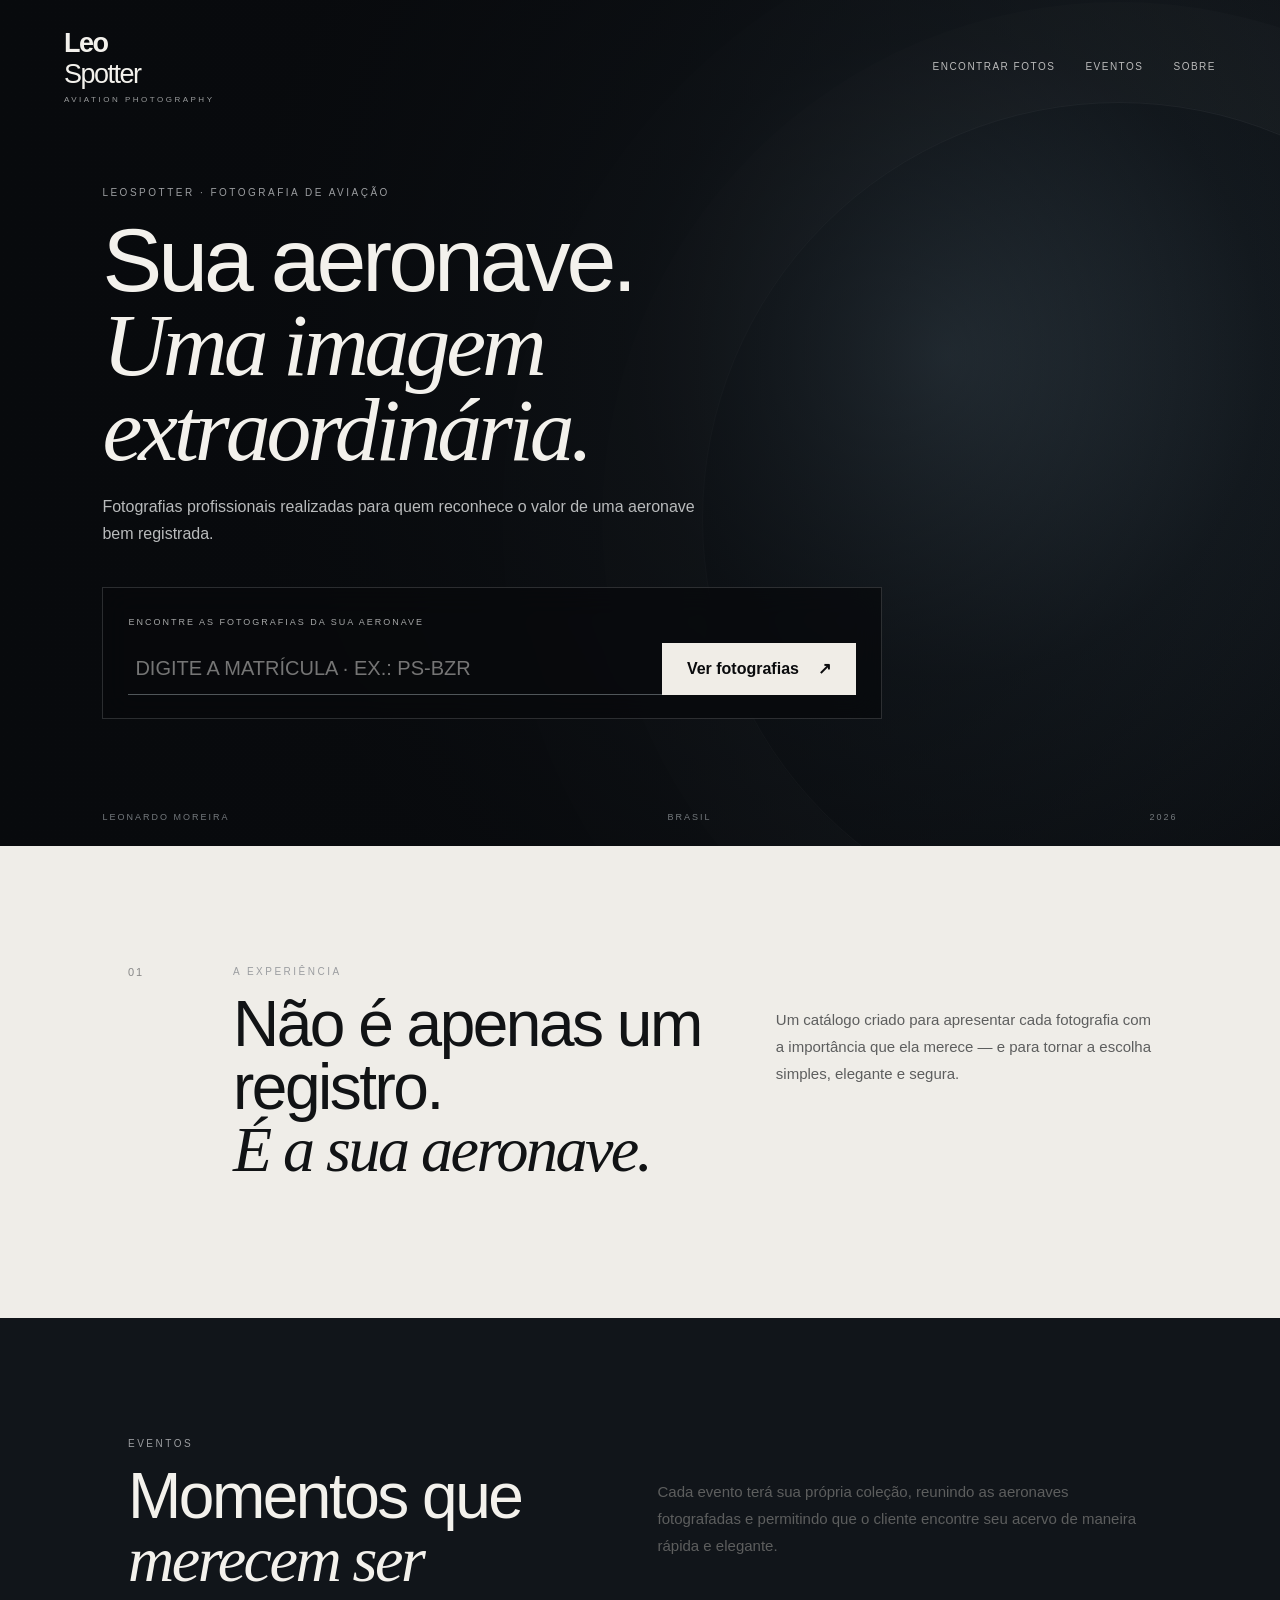
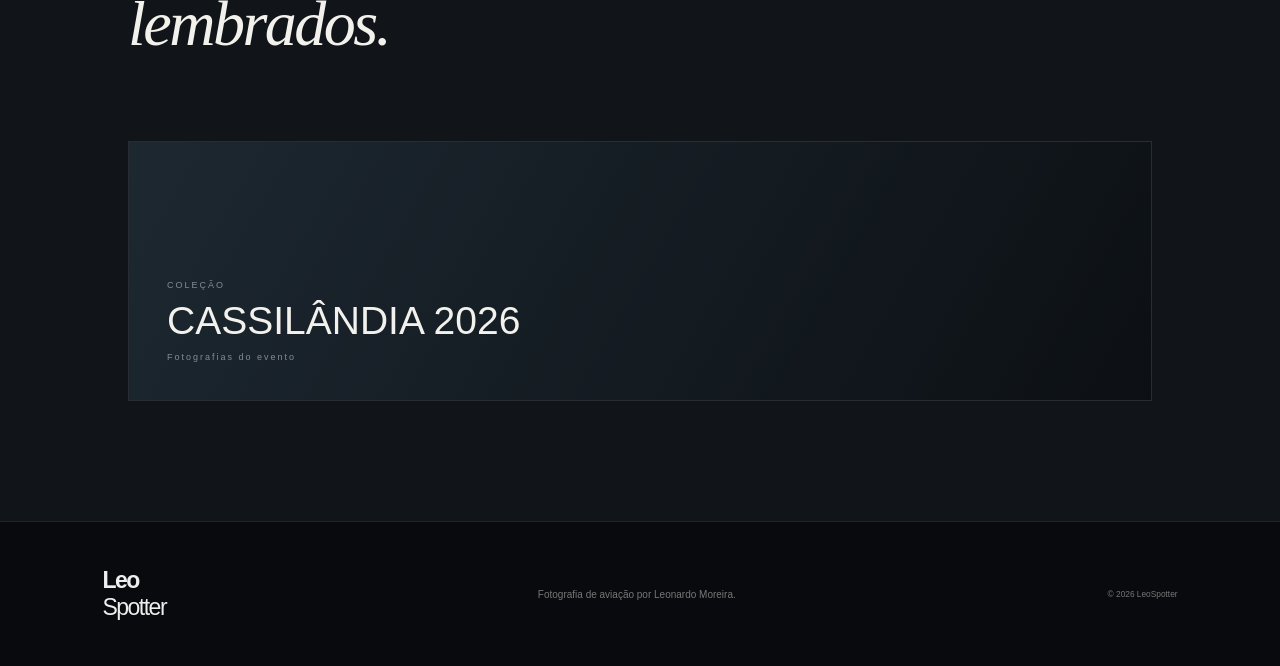
<file: catalogo-v3.html>
<!DOCTYPE html>
<html lang="pt-BR">
<head>
<meta charset="UTF-8">
<meta name="viewport" content="width=device-width, initial-scale=1.0">
<meta name="theme-color" content="#080a0d">
<title>LeoSpotter — Aviation Photography</title>
<link rel="stylesheet" href="catalogo-v3.css">
</head>
<body>
<header class="header">
  <a href="#topo" class="logo">Leo<span>Spotter</span><small>AVIATION PHOTOGRAPHY</small></a>
  <nav><a href="#buscar">Encontrar fotos</a><a href="#eventos">Eventos</a><a href="#sobre">Sobre</a></nav>
</header>

<main id="topo">
<section class="hero" id="buscar">
  <div class="hero-overlay"></div>
  <div class="hero-content">
    <p class="eyebrow">LEOSPOTTER · FOTOGRAFIA DE AVIAÇÃO</p>
    <h1>Sua aeronave.<br><em>Uma imagem extraordinária.</em></h1>
    <p class="lead">Fotografias profissionais realizadas para quem reconhece o valor de uma aeronave bem registrada.</p>
    <div class="search-box">
      <label for="matricula">ENCONTRE AS FOTOGRAFIAS DA SUA AERONAVE</label>
      <div class="search-line">
        <input id="matricula" type="text" placeholder="Digite a matrícula · ex.: PS-BZR" maxlength="10" autocomplete="off" spellcheck="false">
        <button id="btnPesquisar" type="button">Ver fotografias <span>↗</span></button>
      </div>
    </div>
  </div>
  <div class="hero-footer"><span>LEONARDO MOREIRA</span><span>BRASIL</span><span>2026</span></div>
</section>

<section class="intro" id="sobre">
  <span class="number">01</span>
  <div><p class="eyebrow">A EXPERIÊNCIA</p><h2>Não é apenas um registro.<br><em>É a sua aeronave.</em></h2></div>
  <p>Um catálogo criado para apresentar cada fotografia com a importância que ela merece — e para tornar a escolha simples, elegante e segura.</p>
</section>

<section class="catalog hidden" id="resultado">
  <div class="result-title">
    <div><p class="eyebrow">ACERVO DA AERONAVE</p><h2 id="resultadoMatricula">—</h2><p id="resultadoModelo">Fotografias disponíveis</p></div>
    <span class="available">● ACERVO DISPONÍVEL</span>
  </div>

  <div class="aircraft-summary">
    <div class="visual-placeholder"><span>LEOSPOTTER</span><strong>✈</strong></div>
    <div class="summary-copy">
      <p class="eyebrow">COLEÇÃO</p>
      <h3 id="tituloColecao">Fotografias da aeronave</h3>
      <p class="summary-text">Selecione suas fotografias favoritas. As imagens exibidas nesta etapa são amostras de visualização.</p>
      <div class="photo-count"><b id="contadorFotos">0</b><span>fotografias disponíveis</span></div>
    </div>
  </div>

  <div class="collection" id="acervo">
    <div class="collection-header"><div><p class="eyebrow">ACERVO EXCLUSIVO</p><h3>Escolha suas fotografias</h3></div><span id="contadorSelecao">0 selecionadas</span></div>
    <div id="semFotos" class="empty"><strong>Este acervo ainda não possui fotografias.</strong><p>As imagens aparecerão aqui quando a coleção for publicada.</p></div>
    <div id="galeria" class="gallery"></div>
  </div>
</section>

<section id="naoEncontrada" class="not-found hidden"><p class="eyebrow">NENHUM RESULTADO</p><h3>Não encontramos fotografias para <b id="matriculaNaoEncontrada"></b>.</h3><p>Confira a matrícula e tente novamente.</p></section>

<section class="events" id="eventos">
  <div><p class="eyebrow">EVENTOS</p><h2>Momentos que<br><em>merecem ser lembrados.</em></h2></div>
  <p>Cada evento terá sua própria coleção, reunindo as aeronaves fotografadas e permitindo que o cliente encontre seu acervo de maneira rápida e elegante.</p>
  <article class="event-card"><span>COLEÇÃO</span><strong>CASSILÂNDIA 2026</strong><small>Fotografias do evento</small></article>
</section>

<section class="selection hidden" id="selecao">
  <div><p class="eyebrow">SUA SELEÇÃO</p><h2>Suas fotografias favoritas.</h2></div>
  <div class="selection-summary"><span id="resumoQuantidade">0 fotografias</span><strong id="resumoTotal">R$ 0,00</strong><button type="button" id="btnCheckout">Continuar para pagamento</button></div>
</section>
</main>

<footer><div class="logo">Leo<span>Spotter</span></div><p>Fotografia de aviação por Leonardo Moreira.</p><small>© 2026 LeoSpotter</small></footer>
<script src="script.js"></script>
</body>
</html>
</file>
<file: catalogo-v3.css>
*{box-sizing:border-box}html{scroll-behavior:smooth}body{margin:0;background:#080a0d;color:#f3f1ec;font-family:Arial,Helvetica,sans-serif}a{text-decoration:none;color:inherit}button,input{font:inherit}.hidden{display:none!important}.header{position:absolute;z-index:5;top:0;left:0;width:100%;padding:28px 5vw;display:flex;justify-content:space-between;align-items:center}.logo{display:flex;flex-direction:column;font-size:27px;font-weight:800;letter-spacing:-1.5px}.logo span{font-weight:300}.logo small{font-size:8px;letter-spacing:2.5px;color:#9a9c9d;margin-top:5px;font-weight:400}.header nav{display:flex;gap:30px;text-transform:uppercase;font-size:10px;letter-spacing:1.5px;color:#bbb}.header nav a:hover{color:#fff}.hero{min-height:94vh;position:relative;display:flex;align-items:center;padding:130px 8vw 70px;overflow:hidden;background:radial-gradient(circle at 74% 42%,#35434d 0,#161d23 30%,#090b0e 67%)}.hero:before{content:"";position:absolute;width:65vw;height:65vw;border-radius:50%;right:-20vw;top:12%;border:1px solid rgba(255,255,255,.07);box-shadow:0 0 0 100px rgba(255,255,255,.015),0 0 0 200px rgba(255,255,255,.01)}.hero-overlay{position:absolute;inset:0;background:linear-gradient(90deg,rgba(8,10,13,.97),rgba(8,10,13,.7) 52%,rgba(8,10,13,.18));}.hero-content{position:relative;z-index:2;max-width:920px}.eyebrow{font-size:10px;letter-spacing:2.5px;color:#9b9da0;margin:0}.hero h1{font-size:clamp(52px,7vw,96px);line-height:.94;letter-spacing:-4px;font-weight:300;margin:20px 0}.hero h1 em,.intro h2 em,.events h2 em{font-family:Georgia,serif;font-weight:400}.lead{max-width:600px;color:#b9bbbc;line-height:1.7;font-size:16px}.search-box{margin-top:40px;max-width:780px;padding:23px 25px;background:rgba(7,9,12,.72);border:1px solid rgba(255,255,255,.15);backdrop-filter:blur(15px)}.search-box label{font-size:9px;letter-spacing:2px;color:#a5a6a6}.search-line{display:flex;margin-top:14px}.search-line input{flex:1;min-width:0;background:transparent;border:0;border-bottom:1px solid #50565a;color:#fff;padding:14px 7px;font-size:20px;outline:0;text-transform:uppercase}.search-line input:focus{border-color:#fff}.search-line button,#btnCheckout{border:0;background:#f0ede7;color:#0a0b0d;padding:0 25px;font-weight:700}.search-line button span{margin-left:15px}.hero-footer{position:absolute;z-index:3;left:8vw;right:8vw;bottom:24px;display:flex;justify-content:space-between;color:#74797d;font-size:9px;letter-spacing:2px}.intro{padding:120px 10vw;background:#efede8;color:#111315;display:grid;grid-template-columns:70px 1.35fr 1fr;gap:35px}.intro h2,.events h2{font-size:clamp(40px,5vw,68px);line-height:.98;letter-spacing:-2.5px;font-weight:300;margin:16px 0}.intro>p,.events>p{color:#5d5e5e;line-height:1.8;font-size:15px;margin-top:40px}.number{font-size:11px;color:#888;letter-spacing:2px}.catalog{padding:105px 8vw;background:#0b0e12}.result-title{display:flex;justify-content:space-between;align-items:end;border-bottom:1px solid #2b3035;padding-bottom:35px}.result-title h2{font-size:70px;letter-spacing:-3px;font-weight:300;margin:15px 0 0}.result-title>div>p:last-child{color:#aaa;font-size:18px;margin:8px 0 0}.available{font-size:9px;letter-spacing:1.5px;color:#aaa}.aircraft-summary{display:grid;grid-template-columns:1.1fr 1fr;gap:65px;padding:70px 0}.visual-placeholder{min-height:370px;background:linear-gradient(135deg,#1b2730,#090c10);display:flex;flex-direction:column;justify-content:space-between;padding:25px;color:#727a80}.visual-placeholder strong{align-self:center;font-size:105px;opacity:.2}.visual-placeholder span{font-size:9px;letter-spacing:3px}.summary-copy{padding-top:20px}.summary-copy h3{font-size:38px;font-weight:300;margin:15px 0 22px}.summary-text{max-width:480px;color:#9a9da0;line-height:1.8}.photo-count{border-top:1px solid #30353a;border-bottom:1px solid #30353a;margin-top:40px;padding:20px 0;display:flex;align-items:baseline;gap:12px}.photo-count b{font-size:42px;font-weight:300}.photo-count span{color:#888;font-size:11px;letter-spacing:1px}.collection-header{display:flex;justify-content:space-between;align-items:end;border-bottom:1px solid #2b3035;padding-bottom:20px}.collection-header h3{font-size:35px;font-weight:300;margin:10px 0 0}.collection-header>span{color:#888;font-size:10px;letter-spacing:1px}.empty{padding:70px 25px;text-align:center;border:1px dashed #30353a;margin-top:25px;color:#999}.empty strong{display:block;color:#eee;font-size:17px;font-weight:400}.empty p{line-height:1.7}.gallery{display:grid;grid-template-columns:repeat(3,1fr);gap:18px;margin-top:25px}.photo-card{background:#12161a;border:1px solid #292f34}.photo-card img{display:block;width:100%;aspect-ratio:4/3;object-fit:cover}.photo-card .photo-meta{padding:15px}.photo-card button{width:100%;padding:11px;background:transparent;border:1px solid #444;color:#eee}.not-found{padding:90px 10vw;background:#eeeae4;color:#111}.not-found h3{font-size:38px;font-weight:300}.not-found p:last-child{color:#666}.events{padding:120px 10vw;background:#11151a;display:grid;grid-template-columns:1fr 1fr;gap:35px}.events .event-card{grid-column:1/-1;margin-top:35px;min-height:260px;padding:38px;display:flex;flex-direction:column;justify-content:end;background:linear-gradient(120deg,#1d2831,#0c1014);border:1px solid #272d32}.event-card span,.event-card small{font-size:9px;letter-spacing:2px;color:#858c91}.event-card strong{font-size:39px;font-weight:300;margin:9px 0}.selection{position:sticky;bottom:0;z-index:20;background:#f0ede7;color:#111;padding:22px 8vw;display:flex;justify-content:space-between;align-items:center;gap:25px;box-shadow:0 -10px 35px rgba(0,0,0,.25)}.selection h2{margin:5px 0;font-size:25px;font-weight:300}.selection-summary{display:flex;align-items:center;gap:25px}.selection-summary span{color:#666;font-size:11px}.selection-summary strong{font-size:22px}.selection-summary button{height:48px}footer{padding:45px 8vw;border-top:1px solid #20252a;display:flex;align-items:center;justify-content:space-between;color:#777;font-size:10px}footer .logo{font-size:23px;color:#eee}footer .logo small{display:none}@media(max-width:800px){.header{padding:20px 24px}.header nav{display:none}.hero{padding:120px 24px 60px;min-height:90vh}.hero h1{font-size:52px;letter-spacing:-2px}.search-line{display:block}.search-line button{width:100%;height:54px;margin-top:10px}.hero-footer{left:24px;right:24px}.intro,.events{display:block;padding:75px 24px}.intro h2,.events h2{font-size:44px}.intro>p,.events>p{margin-top:25px}.catalog{padding:75px 24px}.result-title{display:block}.result-title h2{font-size:53px}.available{display:block;margin-top:25px}.aircraft-summary{display:block}.visual-placeholder{min-height:260px}.summary-copy{padding-top:45px}.collection-header h3{font-size:29px}.gallery{grid-template-columns:1fr}.selection{display:block;padding:18px 24px}.selection-summary{justify-content:space-between;flex-wrap:wrap;gap:12px}.selection-summary button{width:100%}footer{display:block;padding:38px 24px}footer p{margin:12px 0}}
</file>
